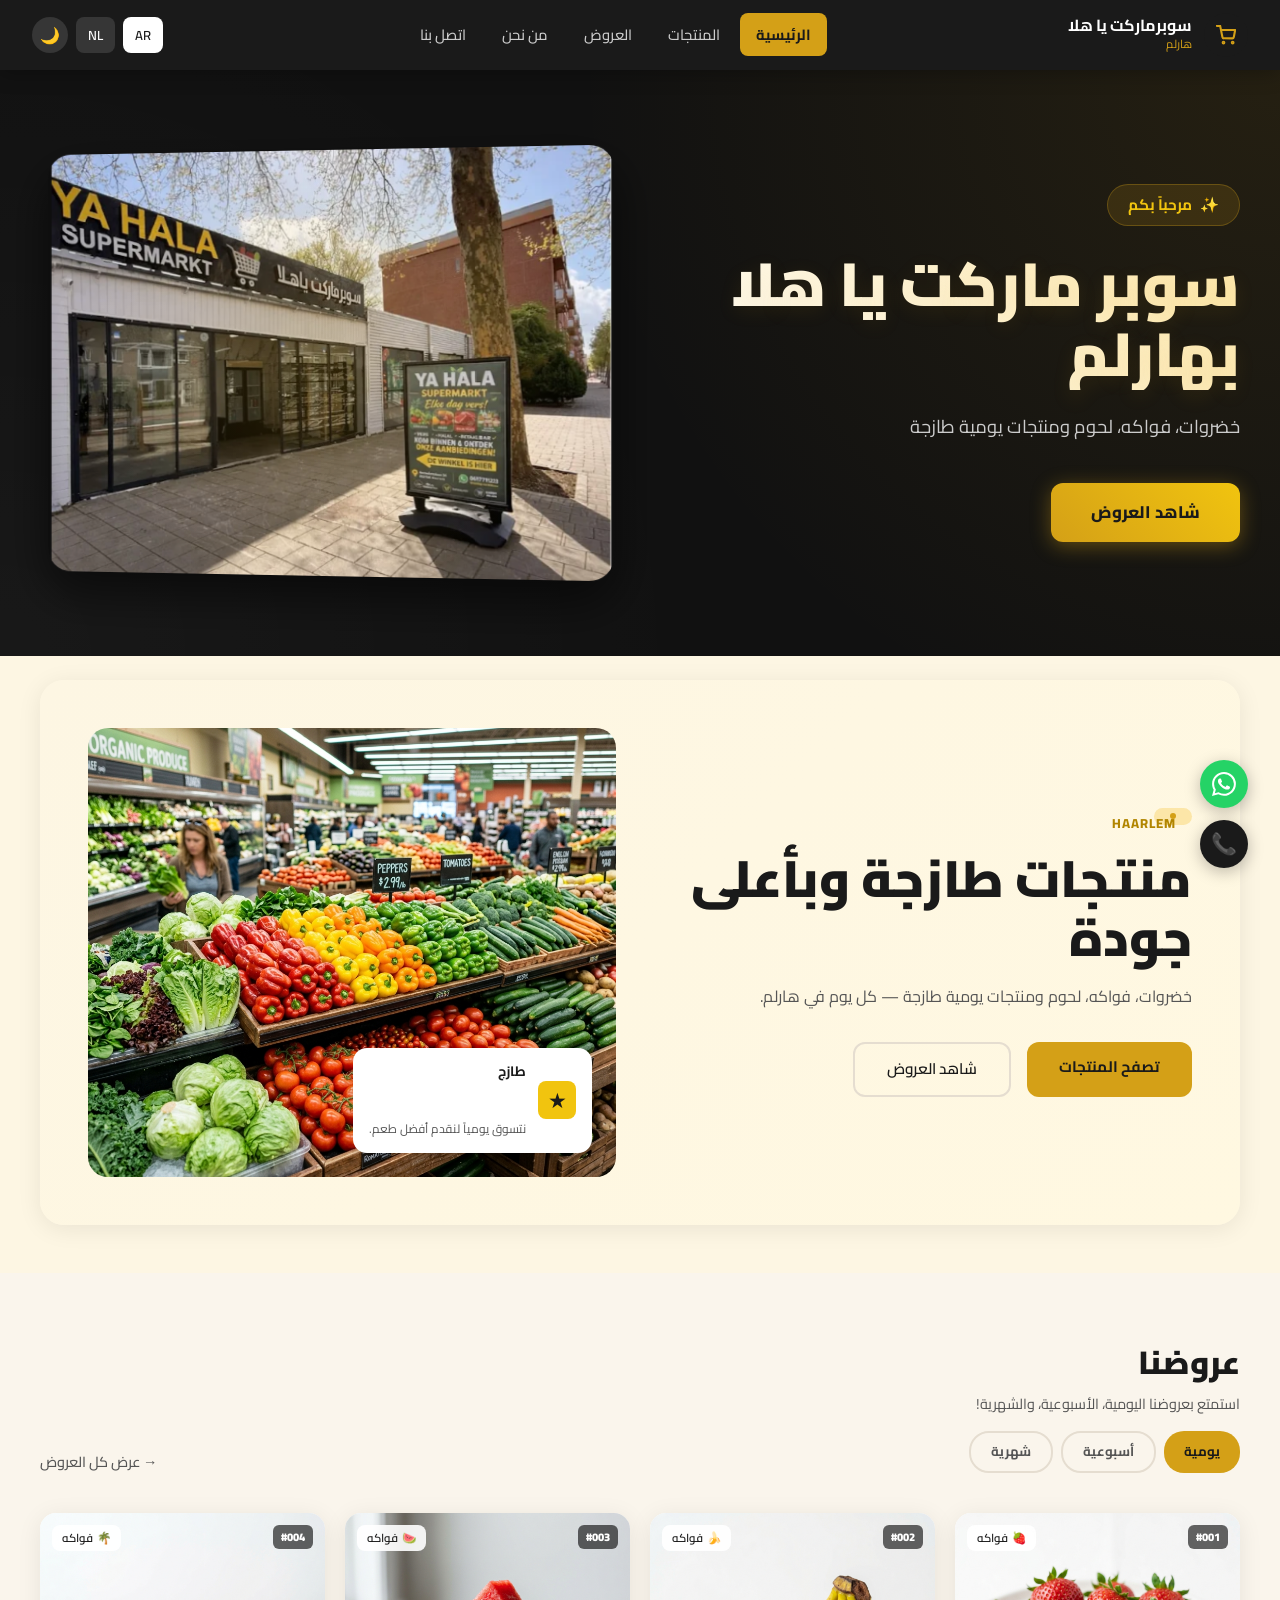
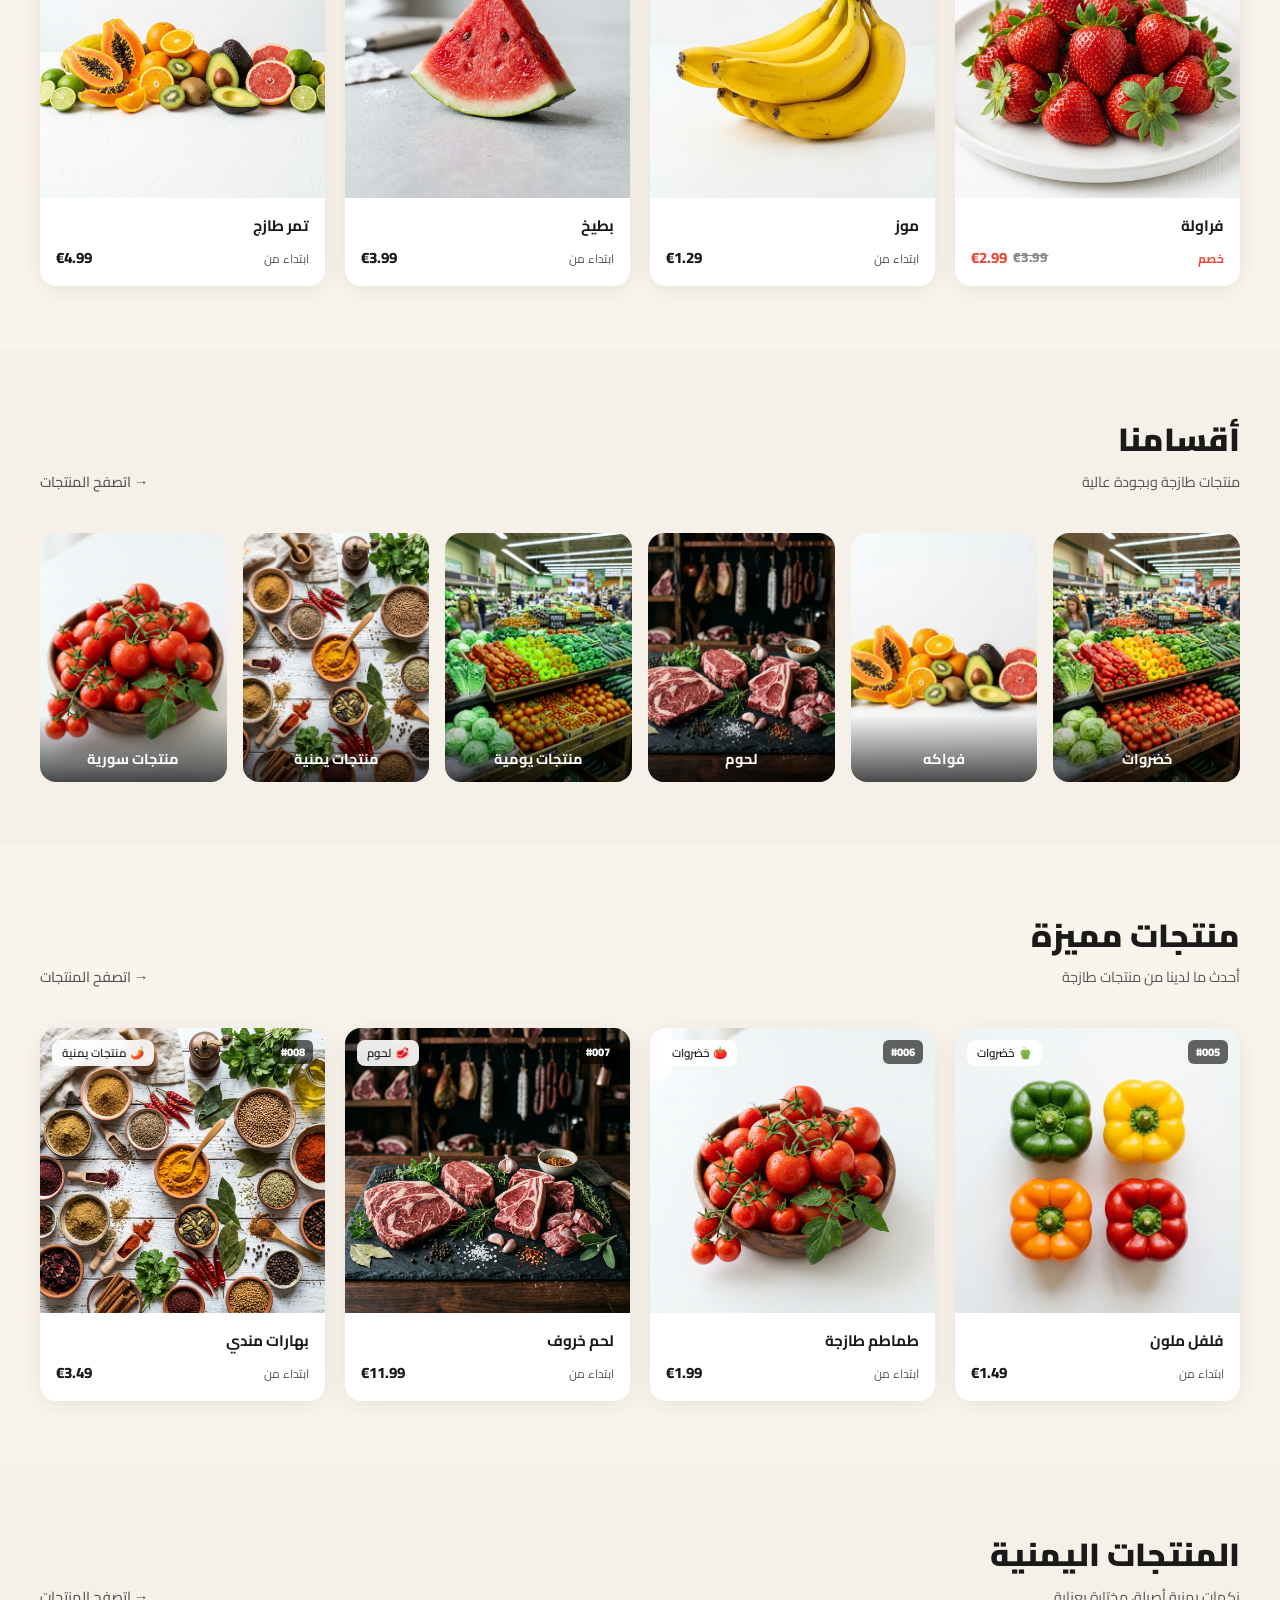
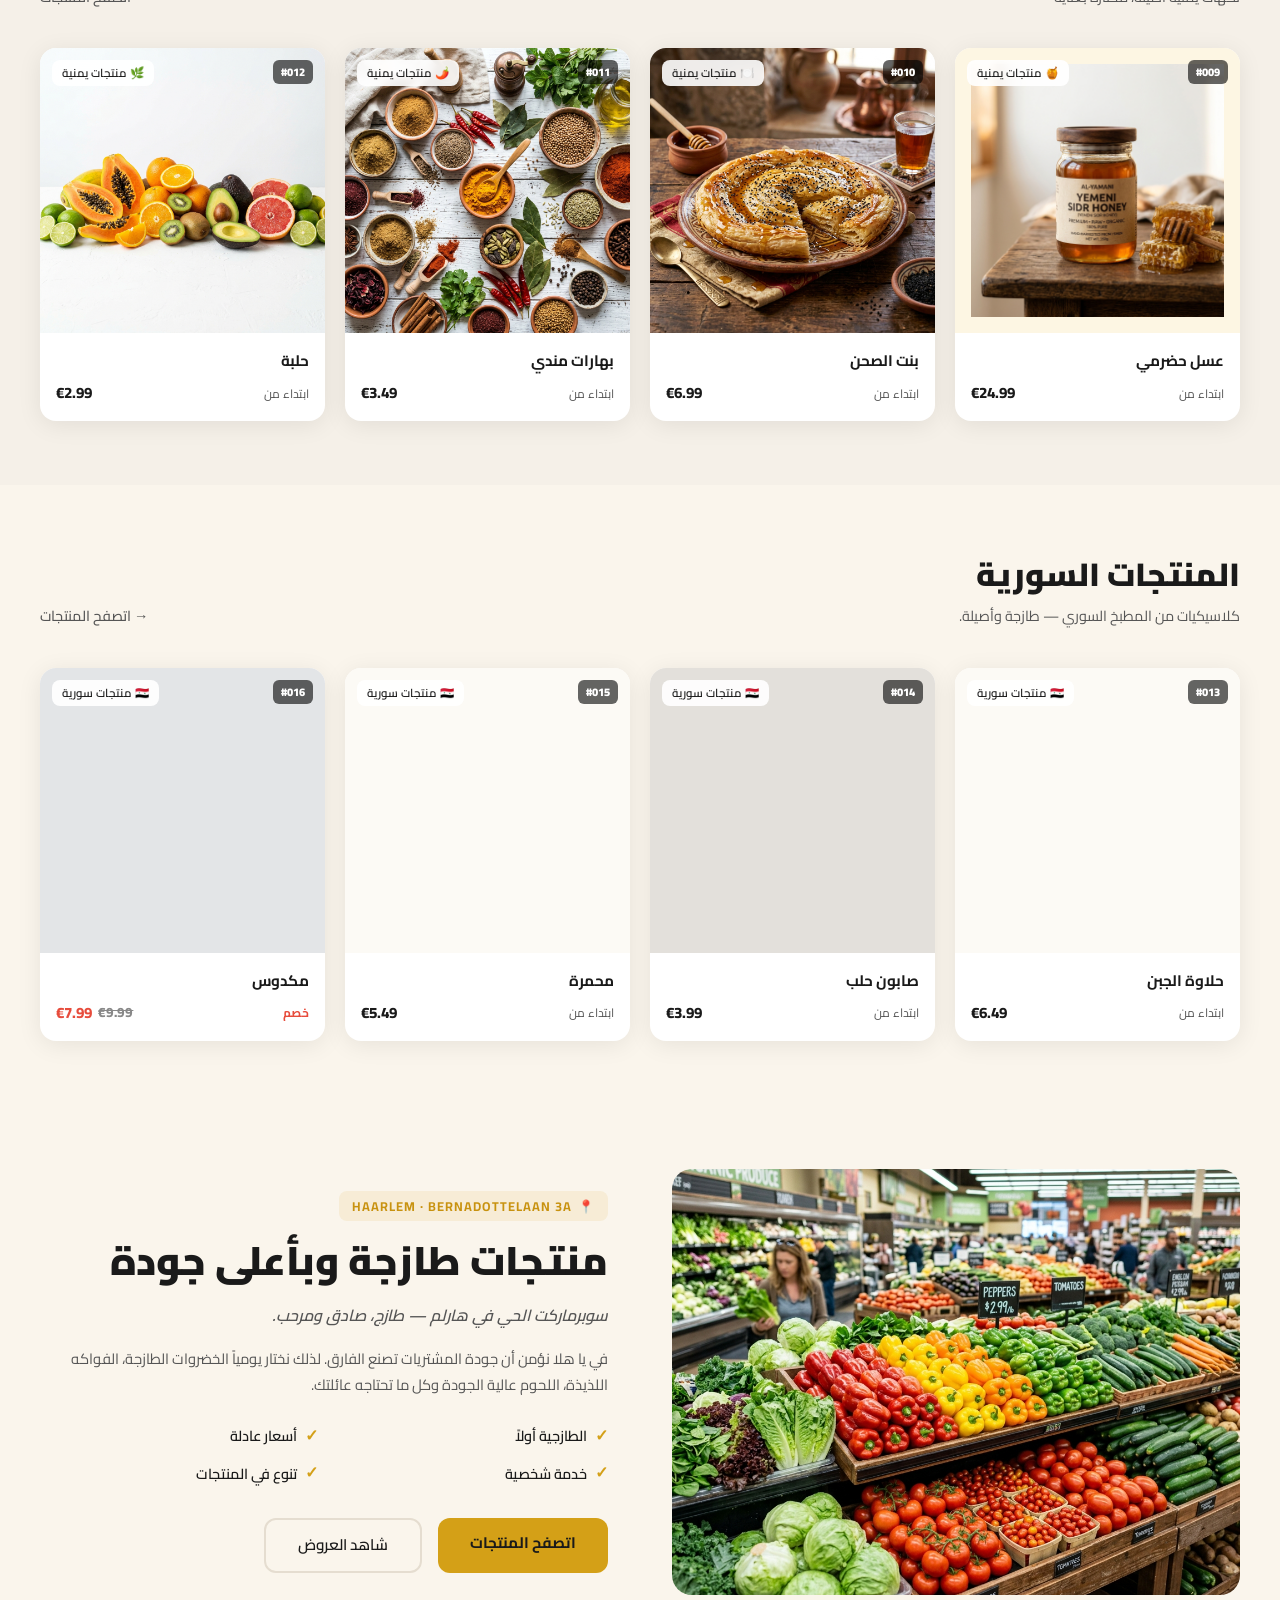
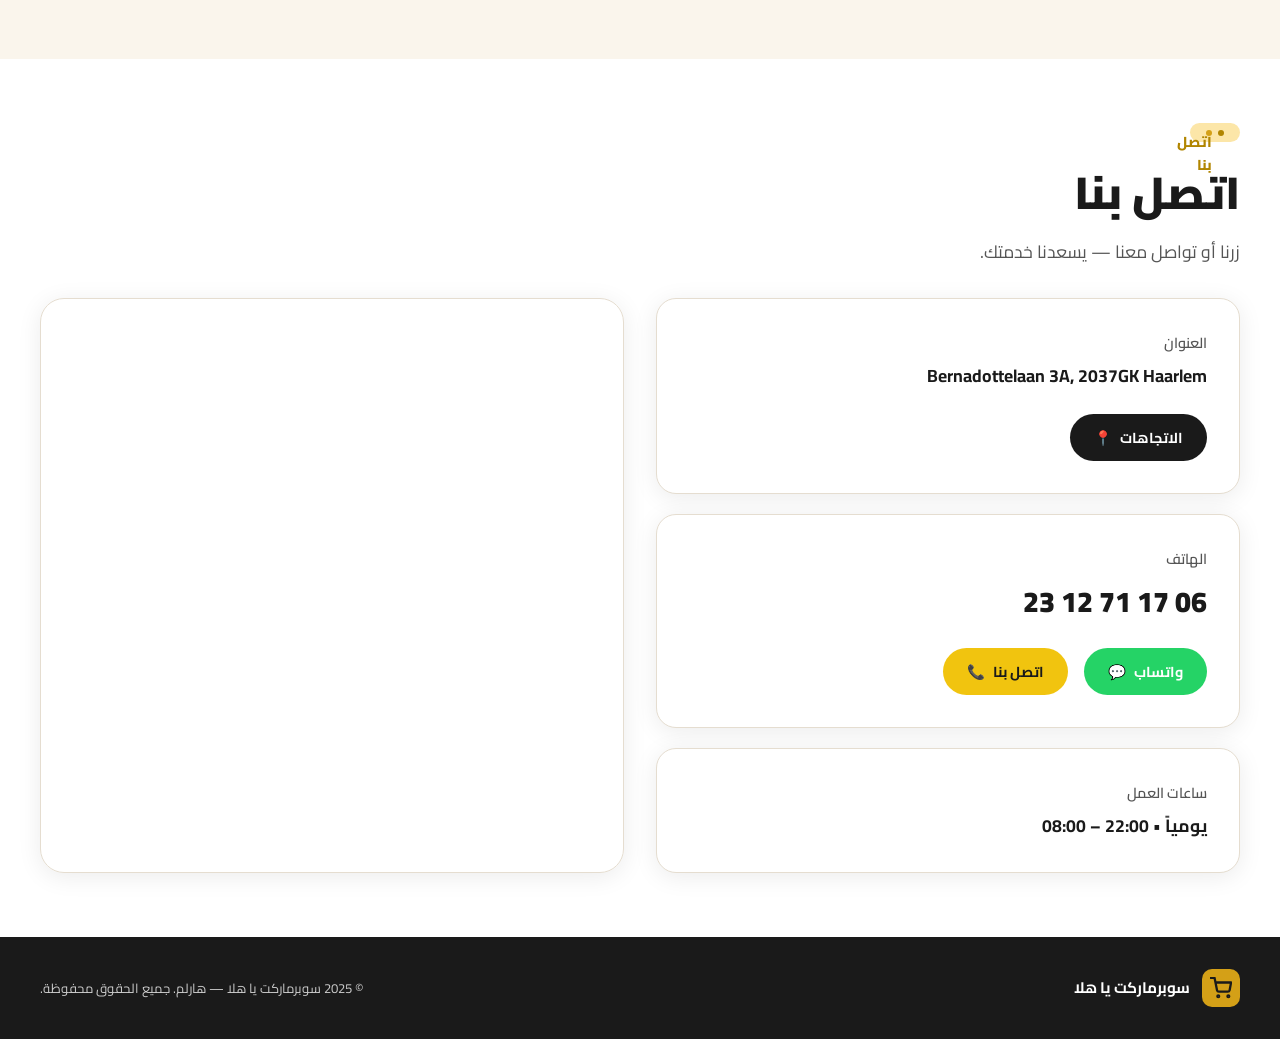
<file: index.html>
<!DOCTYPE html>
<html lang="ar" dir="rtl">
<head>
  <meta charset="UTF-8" />
  <meta name="viewport" content="width=device-width, initial-scale=1.0" />
  <title>سوبرماركت يا هلا — هارلم | Ya Hala Supermarkt — Haarlem</title>
  <meta name="description" content="سوبرماركت يا هلا في هارلم — خضروات طازجة، فواكه، لحوم وأكثر. Bernadottelaan 3A, 2037GK Haarlem" />
  <link rel="stylesheet" href="style.css" />
</head>
<body>

<!-- NAVBAR -->
<nav id="navbar">
  <a href="#" class="nav-brand">
    <div class="nav-logo" style="background: #1a1a1a; color: var(--accent); border-radius: 50%;">
      <svg xmlns="http://www.w3.org/2000/svg" width="20" height="20" viewBox="0 0 24 24" fill="none" stroke="currentColor" stroke-width="2.5" stroke-linecap="round" stroke-linejoin="round"><circle cx="9" cy="21" r="1"></circle><circle cx="20" cy="21" r="1"></circle><path d="M1 1h4l2.68 13.39a2 2 0 0 0 2 1.61h9.72a2 2 0 0 0 2-1.61L23 6H6"></path></svg>
    </div>
    <div class="nav-brand-text">
      <span class="name" data-ar="سوبرماركت يا هلا" data-nl="Ya Hala Supermarkt">سوبرماركت يا هلا</span>
      <span class="city" data-ar="هارلم" data-nl="Haarlem" style="color: var(--accent);">هارلم</span>
    </div>
  </a>

  <ul class="nav-links" id="navLinks">
    <li><a href="#hero" class="active" data-ar="الرئيسية" data-nl="Home">الرئيسية</a></li>
    <li><a href="#products" data-ar="المنتجات" data-nl="Producten">المنتجات</a></li>
    <li><a href="#weekly-offers" data-ar="العروض" data-nl="Aanbiedingen">العروض</a></li>
    <li><a href="#about" data-ar="من نحن" data-nl="Over ons">من نحن</a></li>
    <li><a href="#contact" data-ar="اتصل بنا" data-nl="Contact">اتصل بنا</a></li>
  </ul>

  <div class="nav-controls">
    <button class="lang-btn active" id="btnAr" onclick="setLang('ar')">AR</button>
    <button class="lang-btn" id="btnNl" onclick="setLang('nl')">NL</button>
    <button class="theme-btn" id="themeBtn" onclick="toggleTheme()" title="Toggle theme">🌙</button>
    <button class="hamburger" id="hamburger" onclick="toggleMenu()">☰</button>
  </div>
</nav>

<div class="mobile-menu" id="mobileMenu">
  <a href="#hero" data-ar="الرئيسية" data-nl="Home" onclick="closeMenu()">الرئيسية</a>
  <a href="#products" data-ar="المنتجات" data-nl="Producten" onclick="closeMenu()">المنتجات</a>
  <a href="#weekly-offers" data-ar="العروض" data-nl="Aanbiedingen" onclick="closeMenu()">العروض</a>
  <a href="#about" data-ar="من نحن" data-nl="Over ons" onclick="closeMenu()">من نحن</a>
  <a href="#contact" data-ar="اتصل بنا" data-nl="Contact" onclick="closeMenu()">اتصل بنا</a>
</div>

<!-- LUXURY MAIN HERO -->
<section class="premium-hero" id="hero">
  <div class="premium-glow-bg"></div>
  <div class="premium-hero-inner">
    <div class="premium-content">
      <div class="premium-badge">✨ <span data-ar="مرحباً بكم" data-nl="Welkom">مرحباً بكم</span></div>
      <h1 data-ar="سوبر ماركت يا هلا بهارلم" data-nl="Ya Hala Supermarkt Haarlem">سوبر ماركت يا هلا بهارلم</h1>
      <p data-ar="خضروات، فواكه، لحوم ومنتجات يومية طازجة" data-nl="Groenten, fruit, vlees en dagelijkse verse producten">خضروات، فواكه، لحوم ومنتجات يومية طازجة</p>
      <div class="premium-btns">
        <a href="#weekly-offers" class="btn-gold" data-ar="شاهد العروض" data-nl="Aanbiedingen bekijken">شاهد العروض</a>
      </div>
    </div>
    <div class="premium-img-wrap">
      <img src="premium-hero.png" alt="Ya Hala Supermarket" loading="eager" />
      <div class="premium-glow"></div>
    </div>
  </div>
</section>

<!-- WEEKLY OFFERS HERO -->
<section class="hero" id="hero" style="padding-top: 1.5rem;">
  <div class="hero-inner">
    <div class="hero-content">
      <div class="hero-badge" style="background-color: #fce6a8; color: #b18500; border: none; border-radius: 20px;">
        <span style="display:none;"></span>
        <span data-ar="HAARLEM" data-nl="HAARLEM" style="letter-spacing: 1px; font-weight: 800;">HAARLEM</span>
      </div>
      <h1 data-ar="منتجات طازجة وبأعلى جودة" data-nl="Verse Producten van de Hoogste Kwaliteit">منتجات طازجة وبأعلى جودة</h1>
      <p data-ar="خضروات، فواكه، لحوم ومنتجات يومية طازجة — كل يوم في هارلم." data-nl="Groenten, fruit, vlees en verse dagelijkse producten — elke dag in Haarlem.">خضروات، فواكه، لحوم ومنتجات يومية طازجة — كل يوم في هارلم.</p>
      <div class="hero-btns">
        <a href="#products" class="btn-primary" data-ar="تصفح المنتجات" data-nl="Producten bekijken">تصفح المنتجات</a>
        <a href="#weekly-offers" class="btn-secondary" data-ar="شاهد العروض" data-nl="Aanbiedingen bekijken">شاهد العروض</a>
      </div>
    </div>
    <div class="hero-img-wrap">
      <img src="grocery_store_vegetables.png" alt="منتجات طازجة" loading="eager" />
      <div class="hero-float">
        <div class="hero-float-icon" style="background: #f1c40f; color: #1a1a1a; font-size: 1.3rem; border-radius: 8px;">★</div>
        <div>
          <p data-ar="طازج" data-nl="Vers">طازج</p>
          <small data-ar="نتسوق يومياً لنقدم أفضل طعم." data-nl="Dagelijks vers ingekocht.">نتسوق يومياً لنقدم أفضل طعم.</small>
        </div>
      </div>
    </div>
  </div>
</section>

<!-- WEEKLY OFFERS -->
<section class="section section-alt" id="weekly-offers">
  <div class="section-header">
    <div class="section-header-text">
      <h2 data-ar="عروضنا" data-nl="Onze Aanbiedingen">عروضنا</h2>
      <p data-ar="استمتع بعروضنا اليومية، الأسبوعية، والشهرية!" data-nl="Geniet van onze dagelijkse, wekelijkse en maandelijkse aanbiedingen!">استمتع بعروضنا اليومية، الأسبوعية، والشهرية!</p>
      <div style="display: flex; gap: 0.5rem; margin-top: 1rem; flex-wrap: wrap;">
        <button style="background: var(--accent); color: #1a1a1a; border: none; padding: 0.4rem 1.25rem; border-radius: 20px; font-family: 'Cairo', sans-serif; font-weight: 700; cursor: pointer;">يومية</button>
        <button style="background: transparent; color: var(--text2); border: 2px solid var(--border); padding: 0.4rem 1.25rem; border-radius: 20px; font-family: 'Cairo', sans-serif; font-weight: 700; cursor: pointer;">أسبوعية</button>
        <button style="background: transparent; color: var(--text2); border: 2px solid var(--border); padding: 0.4rem 1.25rem; border-radius: 20px; font-family: 'Cairo', sans-serif; font-weight: 700; cursor: pointer;">شهرية</button>
      </div>
    </div>
    <a href="offers.html" class="section-link" data-ar="→ عرض كل العروض" data-nl="→ Alle aanbiedingen">→ عرض كل العروض</a>
  </div>
  <div class="products-grid">
    <div class="product-card">
      <div class="product-img-wrap">
        <span style="position: absolute; top: 0.75rem; right: 0.75rem; background: rgba(0,0,0,0.6); color: #fff; padding: 0.2rem 0.5rem; border-radius: 6px; font-size: 0.7rem; font-weight: 900; z-index: 2;">#001</span>
        <img src="strawberries.png" alt="فراولة" loading="lazy" />
        <div class="product-badge">🍓 <span data-ar="فواكه" data-nl="Fruit">فواكه</span></div>
      </div>
      <div class="product-info">
        <h3 data-ar="فراولة" data-nl="Aardbeien">فراولة</h3>
        <div class="product-price">
          <span class="price-label" data-ar="خصم" data-nl="Korting" style="color: #e74c3c; font-weight: bold;">خصم</span>
          <div style="display:flex; align-items:center; gap:0.4rem;">
            <span class="price-value" style="text-decoration: line-through; color: #888; font-size: 0.85rem;">€3.99</span>
            <span class="price-value" style="color: #e74c3c;">€2.99</span>
          </div>
        </div>
      </div>
    </div>

    <div class="product-card">
      <div class="product-img-wrap">
        <span style="position: absolute; top: 0.75rem; right: 0.75rem; background: rgba(0,0,0,0.6); color: #fff; padding: 0.2rem 0.5rem; border-radius: 6px; font-size: 0.7rem; font-weight: 900; z-index: 2;">#002</span>
        <img src="bananas.png" alt="موز" loading="lazy" />
        <div class="product-badge">🍌 <span data-ar="فواكه" data-nl="Fruit">فواكه</span></div>
      </div>
      <div class="product-info">
        <h3 data-ar="موز" data-nl="Bananen">موز</h3>
        <div class="product-price">
          <span class="price-label" data-ar="ابتداء من" data-nl="Vanaf">ابتداء من</span>
          <span class="price-value">€1.29</span>
        </div>
      </div>
    </div>

    <div class="product-card">
      <div class="product-img-wrap">
        <span style="position: absolute; top: 0.75rem; right: 0.75rem; background: rgba(0,0,0,0.6); color: #fff; padding: 0.2rem 0.5rem; border-radius: 6px; font-size: 0.7rem; font-weight: 900; z-index: 2;">#003</span>
        <img src="watermelon.png" alt="بطيخ" loading="lazy" />
        <div class="product-badge">🍉 <span data-ar="فواكه" data-nl="Fruit">فواكه</span></div>
      </div>
      <div class="product-info">
        <h3 data-ar="بطيخ" data-nl="Watermeloen">بطيخ</h3>
        <div class="product-price">
          <span class="price-label" data-ar="ابتداء من" data-nl="Vanaf">ابتداء من</span>
          <span class="price-value">€3.99</span>
        </div>
      </div>
    </div>

    <div class="product-card">
      <div class="product-img-wrap">
        <span style="position: absolute; top: 0.75rem; right: 0.75rem; background: rgba(0,0,0,0.6); color: #fff; padding: 0.2rem 0.5rem; border-radius: 6px; font-size: 0.7rem; font-weight: 900; z-index: 2;">#004</span>
        <img src="fresh_fruits_display.png" alt="تمر طازج" loading="lazy" />
        <div class="product-badge">🌴 <span data-ar="فواكه" data-nl="Fruit">فواكه</span></div>
      </div>
      <div class="product-info">
        <h3 data-ar="تمر طازج" data-nl="Verse Dadels">تمر طازج</h3>
        <div class="product-price">
          <span class="price-label" data-ar="ابتداء من" data-nl="Vanaf">ابتداء من</span>
          <span class="price-value">€4.99</span>
        </div>
      </div>
    </div>
  </div>
</section>

<!-- CATEGORIES -->
<section class="section" id="categories">
  <div class="section-header">
    <div class="section-header-text">
      <h2 data-ar="أقسامنا" data-nl="Onze Afdelingen">أقسامنا</h2>
      <p data-ar="منتجات طازجة وبجودة عالية" data-nl="Verse producten van hoge kwaliteit">منتجات طازجة وبجودة عالية</p>
    </div>
    <a href="#products" class="section-link" data-ar="→ اتصفح المنتجات" data-nl="→ Producten bekijken">→ اتصفح المنتجات</a>
  </div>
  <div class="categories-grid">
    <div class="cat-card" onclick="scrollToProducts('خضروات')">
      <img src="grocery_store_vegetables.png" alt="خضروات" loading="lazy" />
      <div class="cat-card-label" data-ar="خضروات" data-nl="Groenten">خضروات</div>
    </div>
    <div class="cat-card" onclick="scrollToProducts('فواكه')">
      <img src="fresh_fruits_display.png" alt="فواكه" loading="lazy" />
      <div class="cat-card-label" data-ar="فواكه" data-nl="Fruit">فواكه</div>
    </div>
    <div class="cat-card" onclick="scrollToProducts('لحوم')">
      <img src="fresh_meat.png" alt="لحوم" loading="lazy" />
      <div class="cat-card-label" data-ar="لحوم" data-nl="Vlees">لحوم</div>
    </div>
    <div class="cat-card" onclick="scrollToProducts('منتجات يومية')">
      <img src="grocery_store_vegetables.png" alt="منتجات يومية" loading="lazy" style="filter:hue-rotate(30deg)" />
      <div class="cat-card-label" data-ar="منتجات يومية" data-nl="Dagelijkse producten">منتجات يومية</div>
    </div>
    <div class="cat-card" onclick="scrollToProducts('منتجات يمنية')">
      <img src="yemeni_spices.png" alt="منتجات يمنية" loading="lazy" />
      <div class="cat-card-label" data-ar="منتجات يمنية" data-nl="Jemenitische producten">منتجات يمنية</div>
    </div>
    <div class="cat-card" onclick="scrollToProducts('منتجات سورية')">
      <img src="fresh_tomatoes.png" alt="منتجات سورية" loading="lazy" />
      <div class="cat-card-label" data-ar="منتجات سورية" data-nl="Syrische producten">منتجات سورية</div>
    </div>
  </div>
</section>

<!-- FEATURED PRODUCTS -->
<section class="section section-alt" id="products">
  <div class="section-header">
    <div class="section-header-text">
      <h2 data-ar="منتجات مميزة" data-nl="Uitgelichte Producten">منتجات مميزة</h2>
      <p data-ar="أحدث ما لدينا من منتجات طازجة" data-nl="Het beste van ons verse aanbod">أحدث ما لدينا من منتجات طازجة</p>
    </div>
    <a href="#" class="section-link" data-ar="→ اتصفح المنتجات" data-nl="→ Meer producten">→ اتصفح المنتجات</a>
  </div>
  <div class="products-grid">
    <!-- Row 1 -->
    <div class="product-card">
      <div class="product-img-wrap">
        <span style="position: absolute; top: 0.75rem; right: 0.75rem; background: rgba(0,0,0,0.6); color: #fff; padding: 0.2rem 0.5rem; border-radius: 6px; font-size: 0.7rem; font-weight: 900; z-index: 2;">#005</span>
        <img src="bell_peppers.png" alt="فلفل أحمر" loading="lazy" />
        <div class="product-badge">🫑 <span data-ar="خضروات" data-nl="Groenten">خضروات</span></div>
      </div>
      <div class="product-info">
        <h3 data-ar="فلفل ملون" data-nl="Paprika Mix">فلفل ملون</h3>
        <div class="product-price">
          <span class="price-label" data-ar="ابتداء من" data-nl="Vanaf">ابتداء من</span>
          <span class="price-value">€1.49</span>
        </div>
      </div>
    </div>

    <div class="product-card">
      <div class="product-img-wrap">
        <span style="position: absolute; top: 0.75rem; right: 0.75rem; background: rgba(0,0,0,0.6); color: #fff; padding: 0.2rem 0.5rem; border-radius: 6px; font-size: 0.7rem; font-weight: 900; z-index: 2;">#006</span>
        <img src="fresh_tomatoes.png" alt="طماطم طازجة" loading="lazy" />
        <div class="product-badge">🍅 <span data-ar="خضروات" data-nl="Groenten">خضروات</span></div>
      </div>
      <div class="product-info">
        <h3 data-ar="طماطم طازجة" data-nl="Verse Tomaten">طماطم طازجة</h3>
        <div class="product-price">
          <span class="price-label" data-ar="ابتداء من" data-nl="Vanaf">ابتداء من</span>
          <span class="price-value">€1.99</span>
        </div>
      </div>
    </div>

    <div class="product-card">
      <div class="product-img-wrap">
        <span style="position: absolute; top: 0.75rem; right: 0.75rem; background: rgba(0,0,0,0.6); color: #fff; padding: 0.2rem 0.5rem; border-radius: 6px; font-size: 0.7rem; font-weight: 900; z-index: 2;">#007</span>
        <img src="fresh_meat.png" alt="لحم خروف" loading="lazy" />
        <div class="product-badge">🥩 <span data-ar="لحوم" data-nl="Vlees">لحوم</span></div>
      </div>
      <div class="product-info">
        <h3 data-ar="لحم خروف" data-nl="Lamsvlees">لحم خروف</h3>
        <div class="product-price">
          <span class="price-label" data-ar="ابتداء من" data-nl="Vanaf">ابتداء من</span>
          <span class="price-value">€11.99</span>
        </div>
      </div>
    </div>

    <div class="product-card">
      <div class="product-img-wrap">
        <span style="position: absolute; top: 0.75rem; right: 0.75rem; background: rgba(0,0,0,0.6); color: #fff; padding: 0.2rem 0.5rem; border-radius: 6px; font-size: 0.7rem; font-weight: 900; z-index: 2;">#008</span>
        <img src="yemeni_spices.png" alt="بهارات مندي" loading="lazy" />
        <div class="product-badge">🌶️ <span data-ar="منتجات يمنية" data-nl="Jemenitisch">منتجات يمنية</span></div>
      </div>
      <div class="product-info">
        <h3 data-ar="بهارات مندي" data-nl="Mandi Kruiden">بهارات مندي</h3>
        <div class="product-price">
          <span class="price-label" data-ar="ابتداء من" data-nl="Vanaf">ابتداء من</span>
          <span class="price-value">€3.49</span>
        </div>
      </div>
    </div>
  </div>
</section>

<!-- YEMENI PRODUCTS -->
<section class="section" id="yemeni">
  <div class="section-header">
    <div class="section-header-text">
      <h2 data-ar="المنتجات اليمنية" data-nl="Jemenitische Producten">المنتجات اليمنية</h2>
      <p data-ar="نكهات يمنية أصيلة، مختارة بعناية" data-nl="Authentieke Jemenitische smaken, zorgvuldig geselecteerd">نكهات يمنية أصيلة، مختارة بعناية</p>
    </div>
    <a href="#" class="section-link" data-ar="→ اتصفح المنتجات" data-nl="→ Meer producten">→ اتصفح المنتجات</a>
  </div>
  <div class="products-grid">
    <div class="product-card">
      <div class="product-img-wrap" style="background:#fdf6e3">
        <span style="position: absolute; top: 0.75rem; right: 0.75rem; background: rgba(0,0,0,0.6); color: #fff; padding: 0.2rem 0.5rem; border-radius: 6px; font-size: 0.7rem; font-weight: 900; z-index: 2;">#009</span>
        <img src="yemeni_honey.png" alt="عسل يمني" loading="lazy" style="object-fit:contain;padding:1rem" />
        <div class="product-badge">🍯 <span data-ar="منتجات يمنية" data-nl="Jemenitisch">منتجات يمنية</span></div>
      </div>
      <div class="product-info">
        <h3 data-ar="عسل حضرمي" data-nl="Hadrami Honing">عسل حضرمي</h3>
        <div class="product-price">
          <span class="price-label" data-ar="ابتداء من" data-nl="Vanaf">ابتداء من</span>
          <span class="price-value">€24.99</span>
        </div>
      </div>
    </div>

    <div class="product-card">
      <div class="product-img-wrap">
        <span style="position: absolute; top: 0.75rem; right: 0.75rem; background: rgba(0,0,0,0.6); color: #fff; padding: 0.2rem 0.5rem; border-radius: 6px; font-size: 0.7rem; font-weight: 900; z-index: 2;">#010</span>
        <img src="bint_alsahn.png" alt="بنت الصحن" loading="lazy" />
        <div class="product-badge">🍽️ <span data-ar="منتجات يمنية" data-nl="Jemenitisch">منتجات يمنية</span></div>
      </div>
      <div class="product-info">
        <h3 data-ar="بنت الصحن" data-nl="Bint Al-Sahn">بنت الصحن</h3>
        <div class="product-price">
          <span class="price-label" data-ar="ابتداء من" data-nl="Vanaf">ابتداء من</span>
          <span class="price-value">€6.99</span>
        </div>
      </div>
    </div>

    <div class="product-card">
      <div class="product-img-wrap">
        <span style="position: absolute; top: 0.75rem; right: 0.75rem; background: rgba(0,0,0,0.6); color: #fff; padding: 0.2rem 0.5rem; border-radius: 6px; font-size: 0.7rem; font-weight: 900; z-index: 2;">#011</span>
        <img src="yemeni_spices.png" alt="بهارات مندي" loading="lazy" />
        <div class="product-badge">🌶️ <span data-ar="منتجات يمنية" data-nl="Jemenitisch">منتجات يمنية</span></div>
      </div>
      <div class="product-info">
        <h3 data-ar="بهارات مندي" data-nl="Mandi Kruiden">بهارات مندي</h3>
        <div class="product-price">
          <span class="price-label" data-ar="ابتداء من" data-nl="Vanaf">ابتداء من</span>
          <span class="price-value">€3.49</span>
        </div>
      </div>
    </div>

    <div class="product-card">
      <div class="product-img-wrap" style="background:#fdf6e3">
        <span style="position: absolute; top: 0.75rem; right: 0.75rem; background: rgba(0,0,0,0.6); color: #fff; padding: 0.2rem 0.5rem; border-radius: 6px; font-size: 0.7rem; font-weight: 900; z-index: 2;">#012</span>
        <img src="fresh_fruits_display.png" alt="حلبة" loading="lazy" />
        <div class="product-badge">🌿 <span data-ar="منتجات يمنية" data-nl="Jemenitisch">منتجات يمنية</span></div>
      </div>
      <div class="product-info">
        <h3 data-ar="حلبة" data-nl="Fenegriek">حلبة</h3>
        <div class="product-price">
          <span class="price-label" data-ar="ابتداء من" data-nl="Vanaf">ابتداء من</span>
          <span class="price-value">€2.99</span>
        </div>
      </div>
    </div>
  </div>
</section>

<!-- SYRIAN PRODUCTS -->
<section class="section section-alt" id="syrian">
  <div class="section-header">
    <div class="section-header-text">
      <h2 data-ar="المنتجات السورية" data-nl="Syrische Producten">المنتجات السورية</h2>
      <p data-ar="كلاسيكيات من المطبخ السوري — طازجة وأصيلة." data-nl="Klassiekers uit de Syrische keuken — vers en authentiek.">كلاسيكيات من المطبخ السوري — طازجة وأصيلة.</p>
    </div>
    <a href="#" class="section-link" data-ar="→ اتصفح المنتجات" data-nl="→ Meer producten">→ اتصفح المنتجات</a>
  </div>
  <div class="products-grid">
    <div class="product-card">
      <div class="product-img-wrap" style="background:#fcfaf5">
        <span style="position: absolute; top: 0.75rem; right: 0.75rem; background: rgba(0,0,0,0.6); color: #fff; padding: 0.2rem 0.5rem; border-radius: 6px; font-size: 0.7rem; font-weight: 900; z-index: 2;">#013</span>
        <!-- <img src="halawet_el_jibn.png" alt="حلاوة الجبن" loading="lazy" /> -->
        <div class="product-badge">🇸🇾 <span data-ar="منتجات سورية" data-nl="Syrisch">منتجات سورية</span></div>
      </div>
      <div class="product-info">
        <h3 data-ar="حلاوة الجبن" data-nl="Halawet El Jibn">حلاوة الجبن</h3>
        <div class="product-price">
          <span class="price-label" data-ar="ابتداء من" data-nl="Vanaf">ابتداء من</span>
          <span class="price-value">€6.49</span>
        </div>
      </div>
    </div>

    <div class="product-card">
      <div class="product-img-wrap" style="background:#e3e0db">
        <span style="position: absolute; top: 0.75rem; right: 0.75rem; background: rgba(0,0,0,0.6); color: #fff; padding: 0.2rem 0.5rem; border-radius: 6px; font-size: 0.7rem; font-weight: 900; z-index: 2;">#014</span>
        <!-- <img src="aleppo_soap.png" alt="صابون حلب" loading="lazy" /> -->
        <div class="product-badge">🇸🇾 <span data-ar="منتجات سورية" data-nl="Syrisch">منتجات سورية</span></div>
      </div>
      <div class="product-info">
        <h3 data-ar="صابون حلب" data-nl="Aleppo Zeep">صابون حلب</h3>
        <div class="product-price">
          <span class="price-label" data-ar="ابتداء من" data-nl="Vanaf">ابتداء من</span>
          <span class="price-value">€3.99</span>
        </div>
      </div>
    </div>

    <div class="product-card">
      <div class="product-img-wrap" style="background:#fcfaf5">
        <span style="position: absolute; top: 0.75rem; right: 0.75rem; background: rgba(0,0,0,0.6); color: #fff; padding: 0.2rem 0.5rem; border-radius: 6px; font-size: 0.7rem; font-weight: 900; z-index: 2;">#015</span>
        <!-- <img src="muhammara.png" alt="محمرة" loading="lazy" /> -->
        <div class="product-badge">🇸🇾 <span data-ar="منتجات سورية" data-nl="Syrisch">منتجات سورية</span></div>
      </div>
      <div class="product-info">
        <h3 data-ar="محمرة" data-nl="Muhammara">محمرة</h3>
        <div class="product-price">
          <span class="price-label" data-ar="ابتداء من" data-nl="Vanaf">ابتداء من</span>
          <span class="price-value">€5.49</span>
        </div>
      </div>
    </div>

    <div class="product-card">
      <div class="product-img-wrap" style="background:#e3e5e7">
        <span style="position: absolute; top: 0.75rem; right: 0.75rem; background: rgba(0,0,0,0.6); color: #fff; padding: 0.2rem 0.5rem; border-radius: 6px; font-size: 0.7rem; font-weight: 900; z-index: 2;">#016</span>
        <!-- <img src="makdous.png" alt="مكدوس" loading="lazy" /> -->
        <div class="product-badge">🇸🇾 <span data-ar="منتجات سورية" data-nl="Syrisch">منتجات سورية</span></div>
      </div>
      <div class="product-info">
        <h3 data-ar="مكدوس" data-nl="Makdous">مكدوس</h3>
        <div class="product-price">
          <span class="price-label" data-ar="خصم" data-nl="Korting" style="color: #e74c3c; font-weight: bold;">خصم</span>
          <div style="display:flex; align-items:center; gap:0.4rem;">
            <span class="price-value" style="text-decoration: line-through; color: #888; font-size: 0.85rem;">€9.99</span>
            <span class="price-value" style="color: #e74c3c;">€7.99</span>
          </div>
        </div>
      </div>
    </div>
  </div>
</section>

<!-- ABOUT -->
<section class="section section-alt" id="about">
  <div class="about-inner">
    <div class="about-img">
      <img src="grocery_store_vegetables.png" alt="متجر يا هلا" loading="lazy" />
    </div>
    <div class="about-content">
      <div class="about-location">
        <span>📍</span>
        <span>HAARLEM · BERNADOTTELAAN 3A</span>
      </div>
      <h2 data-ar="منتجات طازجة وبأعلى جودة" data-nl="Verse Producten van de Hoogste Kwaliteit">منتجات طازجة وبأعلى جودة</h2>
      <p class="subtitle" data-ar="سوبرماركت الحي في هارلم — طازج، صادق ومرحب." data-nl="De supermarkt van de buurt in Haarlem — vers, eerlijk en gastvrij.">سوبرماركت الحي في هارلم — طازج، صادق ومرحب.</p>
      <p data-ar="في يا هلا نؤمن أن جودة المشتريات تصنع الفارق. لذلك نختار يومياً الخضروات الطازجة، الفواكه اللذيذة، اللحوم عالية الجودة وكل ما تحتاجه عائلتك. متجرنا هو مكان لقاء أهل الحي. سواء جئت لتسوق سريع أو لتسوق الأسبوع، نخدمك بابتسامة." data-nl="Bij Ya Hala geloven we dat de kwaliteit van uw boodschappen het verschil maakt. Daarom kiezen we dagelijks verse groenten, heerlijk fruit, vlees van hoge kwaliteit en alles wat uw gezin nodig heeft. Ons winkel is een ontmoetingsplek voor buurtbewoners.">في يا هلا نؤمن أن جودة المشتريات تصنع الفارق. لذلك نختار يومياً الخضروات الطازجة، الفواكه اللذيذة، اللحوم عالية الجودة وكل ما تحتاجه عائلتك.</p>
      <ul class="values-list">
        <li data-ar="الطازجية أولاً" data-nl="Versheid eerst">الطازجية أولاً</li>
        <li data-ar="أسعار عادلة" data-nl="Eerlijke prijzen">أسعار عادلة</li>
        <li data-ar="خدمة شخصية" data-nl="Persoonlijke service">خدمة شخصية</li>
        <li data-ar="تنوع في المنتجات" data-nl="Gevarieerd aanbod">تنوع في المنتجات</li>
      </ul>
      <div class="about-btns">
        <a href="#contact" class="btn-primary" data-ar="اتصفح المنتجات" data-nl="Producten bekijken">اتصفح المنتجات</a>
        <a href="#contact" class="btn-secondary" data-ar="شاهد العروض" data-nl="Aanbiedingen bekijken">شاهد العروض</a>
      </div>
    </div>
  </div>
</section>

<!-- CONTACT SECTION -->
<section class="section" id="contact" style="background-color: var(--bg2);">
  <div class="contact-inner" style="max-width: 1200px; margin: 0 auto;">
    <div class="section-header" style="flex-direction: column; align-items: flex-start; margin-bottom: 2rem; max-width: 100%;">
      <div class="hero-badge" style="background-color: #fce6a8; color: #b18500; border: none; margin-bottom: 1rem; border-radius: 20px; padding: 0.4rem 1rem;">
        <span style="width: 6px; height: 6px; background: #b18500; border-radius: 50%; display: inline-block;"></span>
        <span data-ar="اتصل بنا" data-nl="Neem contact op" style="font-weight: 800; font-size: 0.9rem;">اتصل بنا</span>
      </div>
      <h2 style="font-size: 2.8rem; font-weight: 900; color: var(--text); margin-bottom: 0.5rem;" data-ar="اتصل بنا" data-nl="Neem contact op">اتصل بنا</h2>
      <p style="color: var(--text2); font-size: 1.1rem; margin: 0;" data-ar="زرنا أو تواصل معنا — يسعدنا خدمتك." data-nl="Bezoek ons of neem contact op — wij helpen u graag.">زرنا أو تواصل معنا — يسعدنا خدمتك.</p>
    </div>

    <div class="contact-grid" style="display: grid; grid-template-columns: 1fr 1fr; gap: 2rem; margin-top: 2rem;">
      <!-- Cards -->
      <div class="contact-cards" style="display: flex; flex-direction: column; gap: 1.25rem;">
        
        <!-- Address Card -->
        <div class="contact-card" style="background: var(--card); border-radius: 20px; padding: 2rem; box-shadow: var(--shadow); border: 1px solid var(--border);">
          <h4 style="color: var(--text2); font-size: 0.9rem; margin-bottom: 0.5rem; font-weight: 600;" data-ar="العنوان" data-nl="Adres">العنوان</h4>
          <p style="font-size: 1.1rem; font-weight: 700; margin-bottom: 1.5rem; color: var(--text);">Bernadottelaan 3A, 2037GK Haarlem</p>
          <a href="https://maps.google.com/?q=Bernadottelaan+3A,+2037GK+Haarlem" target="_blank" class="btn-dark" style="background: #1a1a1a; color: #fff; padding: 0.75rem 1.5rem; border-radius: 25px; text-decoration: none; font-weight: 700; font-size: 0.9rem; display: inline-flex; align-items: center; gap: 0.5rem;">
            <span data-ar="الاتجاهات" data-nl="Route">الاتجاهات</span> 📍
          </a>
        </div>

        <!-- Phone Card -->
        <div class="contact-card" style="background: var(--card); border-radius: 20px; padding: 2rem; box-shadow: var(--shadow); border: 1px solid var(--border);">
          <h4 style="color: var(--text2); font-size: 0.9rem; margin-bottom: 0.5rem; font-weight: 600;" data-ar="الهاتف" data-nl="Telefoon">الهاتف</h4>
          <p style="font-size: 1.8rem; font-weight: 900; margin-bottom: 1.5rem; color: var(--text); direction: ltr; text-align: right;">23 12 71 17 06</p>
          <div style="display: flex; gap: 1rem;">
            <a href="https://wa.me/312312711706" target="_blank" class="btn-whatsapp" style="background: #25D366; color: #fff; padding: 0.75rem 1.5rem; border-radius: 25px; text-decoration: none; font-weight: 700; font-size: 0.9rem; display: inline-flex; align-items: center; gap: 0.5rem;">
              <span data-ar="واتساب" data-nl="WhatsApp">واتساب</span> 💬
            </a>
            <a href="tel:02312711706" class="btn-yellow" style="background: #f1c40f; color: #1a1a1a; padding: 0.75rem 1.5rem; border-radius: 25px; text-decoration: none; font-weight: 700; font-size: 0.9rem; display: inline-flex; align-items: center; gap: 0.5rem;">
              <span data-ar="اتصل بنا" data-nl="Bel ons">اتصل بنا</span> 📞
            </a>
          </div>
        </div>

        <!-- Hours Card -->
        <div class="contact-card" style="background: var(--card); border-radius: 20px; padding: 2rem; box-shadow: var(--shadow); border: 1px solid var(--border);">
          <h4 style="color: var(--text2); font-size: 0.9rem; margin-bottom: 0.5rem; font-weight: 600;" data-ar="ساعات العمل" data-nl="Openingstijden">ساعات العمل</h4>
          <p style="font-size: 1.1rem; font-weight: 700; color: var(--text); direction: rtl;"><span data-ar="يومياً" data-nl="Dagelijks">يومياً</span> • <span dir="ltr">08:00 – 22:00</span></p>
        </div>

      </div>

      <!-- Map -->
      <div class="contact-map" style="border-radius: 24px; overflow: hidden; box-shadow: var(--shadow); min-height: 400px; border: 1px solid var(--border);">
        <iframe src="https://www.google.com/maps/embed?pb=!1m18!1m12!1m3!1d2435.53986968038!2d4.654388876483569!3d52.3787728720235!2m3!1f0!2f0!3f0!3m2!1i1024!2i768!4f13.1!3m3!1m2!1s0x47c5ef44265cc2f1%3A0x6e9a6a8b1a8d0529!2sBernadottelaan%203A%2C%202037%20GK%20Haarlem!5e0!3m2!1sen!2snl!4v1714654315220!5m2!1sen!2snl" width="100%" height="100%" style="border:0;" allowfullscreen="" loading="lazy" referrerpolicy="no-referrer-when-downgrade"></iframe>
      </div>
    </div>
  </div>
</section>

<!-- FOOTER -->
<footer>
  <div class="footer-inner">
    <div class="footer-brand">
      <div class="logo">
        <svg xmlns="http://www.w3.org/2000/svg" width="22" height="22" viewBox="0 0 24 24" fill="none" stroke="currentColor" stroke-width="2.5" stroke-linecap="round" stroke-linejoin="round"><circle cx="9" cy="21" r="1"></circle><circle cx="20" cy="21" r="1"></circle><path d="M1 1h4l2.68 13.39a2 2 0 0 0 2 1.61h9.72a2 2 0 0 0 2-1.61L23 6H6"></path></svg>
      </div>
      <span class="brand-name" data-ar="سوبرماركت يا هلا" data-nl="Ya Hala Supermarkt">سوبرماركت يا هلا</span>
    </div>
    <p data-ar="© 2025 سوبرماركت يا هلا — هارلم. جميع الحقوق محفوظة." data-nl="© 2025 Ya Hala Supermarkt — Haarlem. Alle rechten voorbehouden.">© 2025 سوبرماركت يا هلا — هارلم. جميع الحقوق محفوظة.</p>
  </div>
</footer>

<!-- FLOATING BUTTONS -->
<div class="float-btns">
  <a class="float-btn float-wa" href="https://wa.me/31617711223" target="_blank" title="WhatsApp" style="display:flex; justify-content:center; align-items:center;">
    <svg xmlns="http://www.w3.org/2000/svg" width="24" height="24" fill="currentColor" viewBox="0 0 16 16">
      <path d="M13.601 2.326A7.85 7.85 0 0 0 7.994 0C3.627 0 .068 3.558.064 7.926c-.003 1.396.366 2.76 1.057 3.965L0 16l4.204-1.102a7.9 7.9 0 0 0 3.79.965h.004c4.368 0 7.926-3.558 7.93-7.93A7.9 7.9 0 0 0 13.6 2.326zM7.994 14.521a6.6 6.6 0 0 1-3.356-.92l-.24-.144-2.494.654.666-2.433-.156-.251a6.56 6.56 0 0 1-1.007-3.505c0-3.626 2.957-6.584 6.591-6.584a6.56 6.56 0 0 1 4.66 1.931 6.56 6.56 0 0 1 1.928 4.66c-.004 3.639-2.961 6.592-6.592 6.592m3.615-4.934c-.197-.099-1.17-.578-1.353-.646-.182-.065-.315-.099-.445.099-.133.197-.513.646-.627.775-.114.133-.232.148-.43.05-.197-.1-.836-.308-1.592-.985-.59-.525-.985-1.175-1.103-1.372-.114-.198-.011-.304.088-.403.087-.088.197-.232.296-.346.1-.114.133-.198.198-.33.065-.134.034-.248-.015-.347-.05-.099-.445-1.076-.612-1.47-.16-.389-.323-.335-.445-.34-.114-.007-.247-.007-.38-.007a.73.73 0 0 0-.529.247c-.182.198-.691.677-.691 1.654s.71 1.916.81 2.049c.098.133 1.394 2.132 3.383 2.992.47.205.84.326 1.129.418.475.152.904.129 1.246.08.38-.058 1.171-.48 1.338-.943.164-.464.164-.86.114-.943-.049-.084-.182-.133-.38-.232"/>
    </svg>
  </a>
  <a class="float-btn float-phone" href="tel:0617711223" title="Call">📞</a>
</div>

<script>
  let currentLang = 'ar';
  let isDark = false;

  function setLang(lang) {
    currentLang = lang;
    document.documentElement.lang = lang;
    document.body.classList.toggle('ltr', lang === 'nl');
    document.documentElement.dir = lang === 'ar' ? 'rtl' : 'ltr';
    document.getElementById('btnAr').classList.toggle('active', lang === 'ar');
    document.getElementById('btnNl').classList.toggle('active', lang === 'nl');
    document.querySelectorAll('[data-ar]').forEach(el => {
      el.textContent = lang === 'ar' ? el.dataset.ar : el.dataset.nl;
    });
  }

  function toggleTheme() {
    isDark = !isDark;
    document.documentElement.setAttribute('data-theme', isDark ? 'dark' : '');
    document.getElementById('themeBtn').textContent = isDark ? '☀️' : '🌙';
  }

  function toggleMenu() {
    document.getElementById('mobileMenu').classList.toggle('open');
  }

  function closeMenu() {
    document.getElementById('mobileMenu').classList.remove('open');
  }

  function scrollToProducts(cat) {
    document.getElementById('products').scrollIntoView({ behavior: 'smooth' });
  }

  // Active nav on scroll
  window.addEventListener('scroll', () => {
    const sections = ['hero','weekly-offers','categories','products','yemeni','about','contact'];
    let current = 'hero';
    sections.forEach(id => {
      const el = document.getElementById(id);
      if (el && window.scrollY >= el.offsetTop - 100) current = id;
    });
    document.querySelectorAll('.nav-links a').forEach(a => {
      a.classList.toggle('active', a.getAttribute('href') === '#' + current);
    });
  });
</script>
</body>
</html>
</file>
<file: style.css>
@import url('https://fonts.googleapis.com/css2?family=Cairo:wght@300;400;500;600;700;800;900&display=swap');

:root {
  --bg: #f5f0e8;
  --bg2: #ffffff;
  --card: #ffffff;
  --text: #1a1a1a;
  --text2: #555;
  --border: #e5ddd0;
  --accent: #d4a017;
  --accent2: #c8920f;
  --nav-bg: #1a1a1a;
  --badge-bg: rgba(255,255,255,0.9);
  --badge-text: #1a1a1a;
  --footer-bg: #1a1a1a;
  --footer-text: #ccc;
  --hero-bg: #fdf6e3;
  --section-alt: #faf5ec;
  --input-bg: #fff;
  --shadow: 0 4px 24px rgba(0,0,0,0.08);
  --shadow-hover: 0 8px 32px rgba(0,0,0,0.14);
}

[data-theme="dark"] {
  --bg: #121212;
  --bg2: #1e1e1e;
  --card: #2a2a2a;
  --text: #f0f0f0;
  --text2: #aaa;
  --border: #333;
  --nav-bg: #0d0d0d;
  --badge-bg: rgba(40,40,40,0.95);
  --badge-text: #f0f0f0;
  --footer-bg: #0d0d0d;
  --footer-text: #888;
  --hero-bg: #1a1710;
  --section-alt: #1a1a1a;
  --input-bg: #2a2a2a;
  --shadow: 0 4px 24px rgba(0,0,0,0.4);
  --shadow-hover: 0 8px 32px rgba(0,0,0,0.6);
}

*, *::before, *::after { box-sizing: border-box; margin: 0; padding: 0; }

html { scroll-behavior: smooth; }

body {
  font-family: 'Cairo', sans-serif;
  background: var(--bg);
  color: var(--text);
  direction: rtl;
  transition: background 0.3s, color 0.3s;
  line-height: 1.6;
}

body.ltr { direction: ltr; }

/* ====== NAVBAR ====== */
nav {
  background: var(--nav-bg);
  position: sticky;
  top: 0;
  z-index: 1000;
  padding: 0 2rem;
  display: flex;
  align-items: center;
  justify-content: space-between;
  height: 70px;
  box-shadow: 0 2px 20px rgba(0,0,0,0.3);
}

.nav-brand {
  display: flex;
  align-items: center;
  gap: 0.75rem;
  text-decoration: none;
}

.nav-logo {
  width: 44px; height: 44px;
  background: var(--accent);
  border-radius: 12px;
  display: flex;
  align-items: center;
  justify-content: center;
  font-size: 1.1rem;
  font-weight: 900;
  color: #1a1a1a;
  letter-spacing: -1px;
}

.nav-brand-text { color: #fff; }
.nav-brand-text .name { font-size: 1rem; font-weight: 700; display: block; line-height: 1.2; }
.nav-brand-text .city { font-size: 0.72rem; color: #888; display: block; }

.nav-links {
  display: flex;
  align-items: center;
  gap: 0.25rem;
  list-style: none;
}

.nav-links a {
  color: #ccc;
  text-decoration: none;
  font-size: 0.92rem;
  font-weight: 500;
  padding: 0.5rem 1rem;
  border-radius: 8px;
  transition: all 0.2s;
}

.nav-links a:hover { color: #fff; background: rgba(255,255,255,0.08); }
.nav-links a.active { color: #1a1a1a; background: var(--accent); font-weight: 700; }

.nav-controls {
  display: flex;
  align-items: center;
  gap: 0.5rem;
}

.lang-btn {
  background: rgba(255,255,255,0.12);
  color: #fff;
  border: none;
  padding: 0.4rem 0.75rem;
  border-radius: 8px;
  font-family: 'Cairo', sans-serif;
  font-size: 0.82rem;
  font-weight: 600;
  cursor: pointer;
  transition: all 0.2s;
}

.lang-btn.active { background: #fff; color: #1a1a1a; }
.lang-btn:hover:not(.active) { background: rgba(255,255,255,0.2); }

.theme-btn {
  width: 36px; height: 36px;
  background: rgba(255,255,255,0.12);
  border: none;
  border-radius: 50%;
  cursor: pointer;
  display: flex;
  align-items: center;
  justify-content: center;
  font-size: 1rem;
  transition: all 0.2s;
  color: #fff;
}

.theme-btn:hover { background: rgba(255,255,255,0.2); }

.hamburger {
  display: none;
  background: none;
  border: none;
  color: #fff;
  font-size: 1.5rem;
  cursor: pointer;
}

/* ====== PREMIUM HERO ====== */
.premium-hero {
  background: #111;
  color: #fff;
  padding: 5rem 2rem;
  position: relative;
  overflow: hidden;
}

.premium-glow-bg {
  position: absolute;
  top: 0;
  left: 0;
  width: 100%;
  height: 100%;
  background: radial-gradient(circle at top right, rgba(212,160,23,0.1) 0%, transparent 50%),
              radial-gradient(circle at bottom left, rgba(255,255,255,0.03) 0%, transparent 50%);
  pointer-events: none;
}

.premium-hero-inner {
  max-width: 1200px;
  margin: 0 auto;
  display: grid;
  grid-template-columns: 1fr 1fr;
  gap: 4rem;
  align-items: center;
  position: relative;
  z-index: 2;
}

.premium-content h1 {
  font-size: 3.8rem;
  font-weight: 900;
  line-height: 1.15;
  margin-bottom: 1.25rem;
  background: linear-gradient(45deg, #fff, #fce6a8);
  -webkit-background-clip: text;
  -webkit-text-fill-color: transparent;
  text-shadow: 0 4px 20px rgba(212,160,23,0.1);
}

.premium-content p {
  font-size: 1.15rem;
  color: #ccc;
  margin-bottom: 2.5rem;
  line-height: 1.8;
  max-width: 90%;
}

.premium-badge {
  display: inline-flex;
  align-items: center;
  gap: 0.5rem;
  background: rgba(212,160,23,0.15);
  border: 1px solid rgba(212,160,23,0.3);
  color: #f1c40f;
  padding: 0.5rem 1.25rem;
  border-radius: 30px;
  font-size: 0.95rem;
  font-weight: 700;
  margin-bottom: 1.5rem;
}

.btn-gold {
  background: linear-gradient(45deg, #d4a017, #f1c40f);
  color: #1a1a1a;
  border: none;
  padding: 1rem 2.5rem;
  border-radius: 12px;
  font-family: 'Cairo', sans-serif;
  font-size: 1.05rem;
  font-weight: 800;
  cursor: pointer;
  transition: all 0.3s;
  text-decoration: none;
  display: inline-block;
  box-shadow: 0 4px 20px rgba(212,160,23,0.4);
}

.btn-gold:hover {
  transform: translateY(-3px);
  box-shadow: 0 8px 30px rgba(212,160,23,0.6);
}

.premium-img-wrap {
  position: relative;
  border-radius: 24px;
  overflow: hidden;
  box-shadow: 0 20px 50px rgba(0,0,0,0.6);
  aspect-ratio: 4/3;
  transform: perspective(1000px) rotateY(-5deg);
  transition: transform 0.5s;
}

.premium-img-wrap:hover {
  transform: perspective(1000px) rotateY(0deg);
}

.premium-img-wrap img {
  width: 100%;
  height: 100%;
  object-fit: cover;
  display: block;
}

.premium-glow {
  position: absolute;
  top: 50%;
  left: 50%;
  width: 120%;
  height: 120%;
  background: radial-gradient(circle, rgba(212,160,23,0.2) 0%, transparent 60%);
  transform: translate(-50%, -50%);
  z-index: 1;
  pointer-events: none;
}

@media (max-width: 900px) {
  .premium-hero-inner { grid-template-columns: 1fr; gap: 3rem; text-align: center; }
  .premium-content h1 { font-size: 2.8rem; }
  .premium-content p { margin: 0 auto 2.5rem; }
  .premium-img-wrap { order: -1; transform: none; }
  .premium-img-wrap:hover { transform: none; }
}

/* ====== HERO ====== */
.hero {
  background: var(--hero-bg);
  padding: 3rem 2rem;
}

.hero-inner {
  max-width: 1200px;
  margin: 0 auto;
  display: grid;
  grid-template-columns: 1fr 1fr;
  gap: 3rem;
  align-items: center;
  background: linear-gradient(135deg, #fdf6e3 0%, #fff8e1 100%);
  border-radius: 24px;
  overflow: hidden;
  padding: 3rem;
  box-shadow: var(--shadow);
}

[data-theme="dark"] .hero-inner {
  background: linear-gradient(135deg, #2a2410 0%, #1e1a08 100%);
}

.hero-badge {
  display: inline-flex;
  align-items: center;
  gap: 0.4rem;
  background: rgba(212,160,23,0.15);
  border: 1px solid rgba(212,160,23,0.3);
  color: var(--accent2);
  padding: 0.35rem 1rem;
  border-radius: 20px;
  font-size: 0.82rem;
  font-weight: 600;
  margin-bottom: 1.5rem;
}

.hero-badge span { width: 6px; height: 6px; background: var(--accent); border-radius: 50%; }

.hero h1 {
  font-size: 3.2rem;
  font-weight: 900;
  color: var(--text);
  line-height: 1.15;
  margin-bottom: 1rem;
}

.hero p {
  color: var(--text2);
  font-size: 1rem;
  margin-bottom: 2rem;
  line-height: 1.7;
}

.hero-btns {
  display: flex;
  gap: 1rem;
  flex-wrap: wrap;
}

.btn-primary {
  background: var(--accent);
  color: #1a1a1a;
  border: none;
  padding: 0.85rem 2rem;
  border-radius: 12px;
  font-family: 'Cairo', sans-serif;
  font-size: 0.95rem;
  font-weight: 700;
  cursor: pointer;
  transition: all 0.2s;
  text-decoration: none;
}

.btn-primary:hover { background: var(--accent2); transform: translateY(-1px); box-shadow: 0 4px 16px rgba(212,160,23,0.4); }

.btn-secondary {
  background: transparent;
  color: var(--text);
  border: 2px solid var(--border);
  padding: 0.85rem 2rem;
  border-radius: 12px;
  font-family: 'Cairo', sans-serif;
  font-size: 0.95rem;
  font-weight: 600;
  cursor: pointer;
  transition: all 0.2s;
  text-decoration: none;
}

.btn-secondary:hover { border-color: var(--text); transform: translateY(-1px); }

.hero-img-wrap {
  position: relative;
  border-radius: 20px;
  overflow: hidden;
  aspect-ratio: 1 / 0.85;
}

.hero-img-wrap img {
  width: 100%; height: 100%;
  object-fit: cover;
  display: block;
}

.hero-float {
  position: absolute;
  bottom: 1.5rem;
  right: 1.5rem;
  background: #fff;
  border-radius: 14px;
  padding: 0.75rem 1rem;
  display: flex;
  align-items: center;
  gap: 0.75rem;
  box-shadow: 0 4px 20px rgba(0,0,0,0.15);
}

[data-theme="dark"] .hero-float { background: #2a2a2a; }

.hero-float-icon {
  width: 38px; height: 38px;
  background: var(--accent);
  border-radius: 10px;
  display: flex;
  align-items: center;
  justify-content: center;
  font-size: 1.1rem;
}

.hero-float p { font-size: 0.85rem; font-weight: 700; color: var(--text); }
.hero-float small { font-size: 0.75rem; color: var(--text2); }

/* ====== SECTIONS ====== */
.section { padding: 4rem 2rem; }
.section-alt { background: var(--section-alt); }

.section-header {
  max-width: 1200px;
  margin: 0 auto 2.5rem;
  display: flex;
  align-items: flex-end;
  justify-content: space-between;
}

.section-header-text {}
.section-header h2 { font-size: 2rem; font-weight: 900; color: var(--text); }
.section-header p { color: var(--text2); font-size: 0.9rem; margin-top: 0.25rem; }

.section-link {
  color: var(--text2);
  text-decoration: none;
  font-size: 0.9rem;
  font-weight: 500;
  display: flex;
  align-items: center;
  gap: 0.3rem;
  transition: color 0.2s;
  white-space: nowrap;
}

.section-link:hover { color: var(--accent); }

/* ====== CATEGORIES ====== */
.categories-grid {
  max-width: 1200px;
  margin: 0 auto;
  display: grid;
  grid-template-columns: repeat(6, 1fr);
  gap: 1rem;
}

.cat-card {
  border-radius: 16px;
  overflow: hidden;
  position: relative;
  aspect-ratio: 3/4;
  cursor: pointer;
  transition: transform 0.3s;
}

.cat-card:hover { transform: scale(1.03); }

.cat-card img {
  width: 100%; height: 100%;
  object-fit: cover;
  display: block;
  transition: transform 0.3s;
}

.cat-card:hover img { transform: scale(1.08); }

.cat-card-label {
  position: absolute;
  bottom: 0; left: 0; right: 0;
  background: linear-gradient(transparent, rgba(0,0,0,0.7));
  color: #fff;
  padding: 2rem 0.75rem 0.75rem;
  font-size: 0.9rem;
  font-weight: 700;
  text-align: center;
}

/* ====== PRODUCTS GRID ====== */
.products-grid {
  max-width: 1200px;
  margin: 0 auto;
  display: grid;
  grid-template-columns: repeat(4, 1fr);
  gap: 1.25rem;
}

.product-card {
  background: var(--card);
  border-radius: 16px;
  overflow: hidden;
  box-shadow: var(--shadow);
  transition: all 0.3s;
  cursor: pointer;
}

.product-card:hover { transform: translateY(-4px); box-shadow: var(--shadow-hover); }

.product-img-wrap {
  position: relative;
  aspect-ratio: 1;
  overflow: hidden;
  background: var(--bg);
}

.product-img-wrap img {
  width: 100%; height: 100%;
  object-fit: cover;
  display: block;
  transition: transform 0.4s;
}

.product-card:hover .product-img-wrap img { transform: scale(1.06); }

.product-badge {
  position: absolute;
  top: 0.75rem;
  left: 0.75rem;
  background: var(--badge-bg);
  color: var(--badge-text);
  font-size: 0.72rem;
  font-weight: 600;
  padding: 0.25rem 0.6rem;
  border-radius: 8px;
  display: flex;
  align-items: center;
  gap: 0.3rem;
  backdrop-filter: blur(4px);
}

.product-info { padding: 1rem; }
.product-info h3 { font-size: 0.95rem; font-weight: 700; color: var(--text); margin-bottom: 0.5rem; }

.product-price {
  display: flex;
  justify-content: space-between;
  align-items: center;
}

.price-label { font-size: 0.75rem; color: var(--text2); }
.price-value { font-size: 0.95rem; font-weight: 800; color: var(--text); direction: ltr; }

/* ====== ABOUT ====== */
.about-inner {
  max-width: 1200px;
  margin: 0 auto;
  display: grid;
  grid-template-columns: 1fr 1fr;
  gap: 4rem;
  align-items: center;
}

.about-img {
  border-radius: 20px;
  overflow: hidden;
  aspect-ratio: 4/3;
}

.about-img img { width: 100%; height: 100%; object-fit: cover; }

.about-content {}
.about-location {
  display: inline-flex;
  align-items: center;
  gap: 0.4rem;
  color: var(--accent2);
  font-size: 0.8rem;
  font-weight: 700;
  letter-spacing: 1px;
  text-transform: uppercase;
  margin-bottom: 1rem;
  background: rgba(212,160,23,0.1);
  padding: 0.3rem 0.8rem;
  border-radius: 8px;
}

.about-content h2 { font-size: 2.5rem; font-weight: 900; line-height: 1.2; margin-bottom: 1rem; }

.about-content .subtitle { font-size: 1rem; color: var(--text2); margin-bottom: 1rem; font-weight: 600; font-style: italic; }

.about-content p { color: var(--text2); font-size: 0.92rem; line-height: 1.8; margin-bottom: 1.5rem; }

.values-list { list-style: none; display: grid; grid-template-columns: 1fr 1fr; gap: 0.75rem; }
.values-list li {
  display: flex;
  align-items: center;
  gap: 0.5rem;
  font-size: 0.9rem;
  font-weight: 600;
  color: var(--text);
}

.values-list li::before {
  content: '✓';
  color: var(--accent);
  font-weight: 900;
  font-size: 1rem;
}

.about-btns { display: flex; gap: 1rem; margin-top: 2rem; }

/* ====== CONTACT INFO BAR ====== */
.info-bar {
  background: var(--nav-bg);
  padding: 2rem;
}

.info-bar-inner {
  max-width: 1200px;
  margin: 0 auto;
  display: grid;
  grid-template-columns: repeat(3, 1fr);
  gap: 2rem;
}

.info-item {
  display: flex;
  align-items: center;
  gap: 1rem;
}

.info-icon {
  width: 46px; height: 46px;
  background: rgba(212,160,23,0.15);
  border-radius: 12px;
  display: flex;
  align-items: center;
  justify-content: center;
  font-size: 1.2rem;
  flex-shrink: 0;
}

.info-item h4 { color: #fff; font-size: 0.85rem; font-weight: 700; margin-bottom: 0.25rem; }
.info-item p { color: #888; font-size: 0.82rem; }

/* ====== FOOTER ====== */
footer {
  background: var(--footer-bg);
  padding: 2rem;
  text-align: center;
}

.footer-inner {
  max-width: 1200px;
  margin: 0 auto;
  display: flex;
  align-items: center;
  justify-content: space-between;
  gap: 1rem;
  flex-wrap: wrap;
}

.footer-brand {
  display: flex;
  align-items: center;
  gap: 0.75rem;
}

.footer-brand .logo {
  width: 38px; height: 38px;
  background: var(--accent);
  border-radius: 10px;
  display: flex;
  align-items: center;
  justify-content: center;
  font-size: 0.9rem;
  font-weight: 900;
  color: #1a1a1a;
}

.footer-brand .brand-name { color: #fff; font-size: 0.95rem; font-weight: 700; }

footer p { color: var(--footer-text); font-size: 0.82rem; }

/* ====== FLOATING BTNS ====== */
.float-btns {
  position: fixed;
  bottom: 2rem;
  right: 2rem;
  display: flex;
  flex-direction: column;
  gap: 0.75rem;
  z-index: 999;
}

.float-btn {
  width: 48px; height: 48px;
  border-radius: 50%;
  border: none;
  cursor: pointer;
  display: flex;
  align-items: center;
  justify-content: center;
  font-size: 1.3rem;
  text-decoration: none;
  transition: transform 0.2s, box-shadow 0.2s;
  box-shadow: 0 4px 16px rgba(0,0,0,0.25);
}

.float-btn:hover { transform: scale(1.1); }
.float-wa { background: #25D366; color: #fff; }
.float-phone { background: #1a1a1a; color: #fff; }

/* ====== MOBILE MENU ====== */
.mobile-menu {
  display: none;
  flex-direction: column;
  background: var(--nav-bg);
  padding: 1rem 1.5rem;
  border-top: 1px solid rgba(255,255,255,0.08);
}

.mobile-menu a {
  color: #ccc;
  text-decoration: none;
  font-size: 0.95rem;
  font-weight: 500;
  padding: 0.75rem 0;
  border-bottom: 1px solid rgba(255,255,255,0.06);
  transition: color 0.2s;
}

.mobile-menu a:hover { color: #fff; }
.mobile-menu.open { display: flex; }

/* ====== RESPONSIVE ====== */
@media (max-width: 1024px) {
  .categories-grid { grid-template-columns: repeat(3, 1fr); }
  .products-grid { grid-template-columns: repeat(3, 1fr); }
}

@media (max-width: 768px) {
  nav { padding: 0 1rem; }
  .nav-links { display: none; }
  .hamburger { display: block; }

  .hero-inner { grid-template-columns: 1fr; padding: 2rem; gap: 2rem; }
  .hero h1 { font-size: 2.2rem; }
  .hero-img-wrap { order: -1; }

  .categories-grid { grid-template-columns: repeat(2, 1fr); }
  .products-grid { grid-template-columns: repeat(2, 1fr); }

  .about-inner { grid-template-columns: 1fr; gap: 2rem; }
  .values-list { grid-template-columns: 1fr; }

  .info-bar-inner { grid-template-columns: 1fr; }
  .section-header { flex-direction: column; align-items: flex-start; gap: 0.5rem; }
}

@media (max-width: 480px) {
  .products-grid { grid-template-columns: repeat(2, 1fr); gap: 0.75rem; }
  .categories-grid { grid-template-columns: repeat(2, 1fr); }
}
</file>
